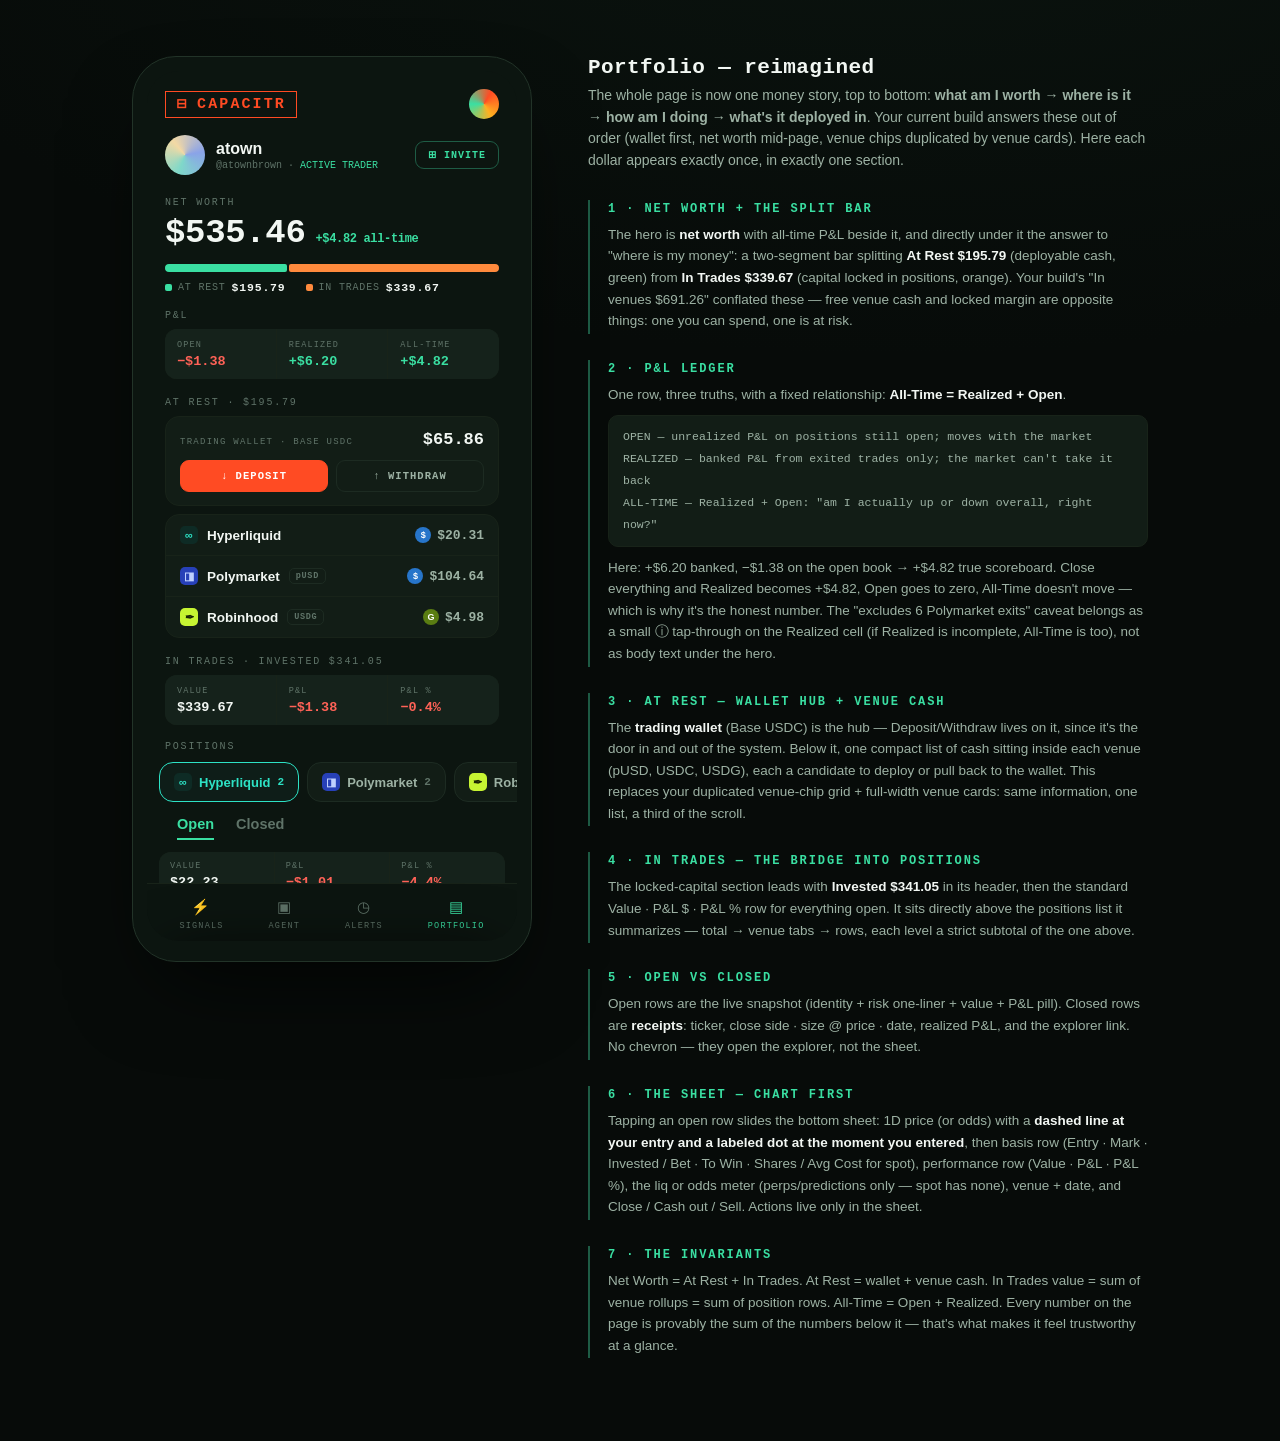
<file: portfolio-redesign/index.html>
<!DOCTYPE html>
<html lang="en">
<head>
<meta charset="UTF-8">
<meta name="viewport" content="width=device-width, initial-scale=1.0">
<title>CAPACITR — Portfolio Redesign</title>
<style>
  :root{
    --page:#070B09;
    --phone:#0C1510;
    --card:#121D16;
    --panel:#0E1711;
    --border:#1D2B22;
    --border-soft:#182319;
    --ink:#F2F7F3;
    --ink-2:#9DB2A4;
    --ink-3:#5F7368;
    --green:#3ADFA2;
    --green-dim:#1E5C45;
    --red:#FF6257;
    --red-deep:#FF4B23;
    --amber:#FFB020;
    --teal:#2DE2C5;
    --mono:"SF Mono", ui-monospace, "Cascadia Mono", "Roboto Mono", Menlo, monospace;
    --sans:-apple-system, "SF Pro Text", "Segoe UI", Inter, Roboto, sans-serif;
  }
  *{margin:0;padding:0;box-sizing:border-box}
  body{background:var(--page);font-family:var(--sans);color:var(--ink);
    background-image:radial-gradient(1100px 500px at 70% -10%, #12251B55, transparent);
    min-height:100vh;}
  .wrap{display:flex;gap:56px;justify-content:center;align-items:flex-start;
    padding:56px 32px;flex-wrap:wrap}

  /* ============ PHONE ============ */
  .phone{width:400px;flex:none;background:var(--phone);border:1px solid #223328;
    border-radius:44px;padding:14px 14px 20px;box-shadow:0 40px 90px -30px #000C;
    position:sticky;top:32px}
  .screen{border-radius:32px;overflow:hidden;background:var(--phone);
    height:870px;position:relative;display:flex;flex-direction:column}
  .content{flex:1;overflow-y:auto;scrollbar-width:none}
  .content::-webkit-scrollbar{display:none}

  .appbar{display:flex;align-items:center;justify-content:space-between;
    padding:18px 18px 14px}
  .wordmark{font-family:var(--mono);font-weight:700;letter-spacing:.14em;
    font-size:15px;color:var(--red-deep);border:1.5px solid var(--red-deep);
    padding:4px 10px;display:inline-flex;gap:8px;align-items:center}
  .wordmark::before{content:"⊟";font-size:13px}
  .avatar{width:30px;height:30px;border-radius:50%;
    background:conic-gradient(from 30deg,#FF4B23,#FFB020,#3ADFA2,#FF4B23)}

  /* ---- portfolio summary ---- */
  .summary{padding:8px 18px 4px}
  .sum-label{font-family:var(--mono);font-size:10px;letter-spacing:.18em;
    color:var(--ink-3);text-transform:uppercase;margin-bottom:8px}
  .sum-grid .cell{padding:11px 12px 10px}
  .sum-grid .v{font-size:16.5px;font-weight:700}
  .sum-sub{display:flex;gap:18px;margin-top:12px}
  .sum-sub div{font-family:var(--mono);font-size:12px;color:var(--ink-2)}
  .sum-sub b{color:var(--ink);font-weight:600}
  .neg{color:var(--red)} .pos{color:var(--green)}

  /* ---- profile ---- */
  .profile{display:flex;align-items:center;gap:11px;padding:2px 18px 14px}
  .pf-avatar{width:40px;height:40px;border-radius:50%;flex:none;
    background:conic-gradient(from 200deg,#7FD8C9,#F3D9A4,#8AA3E8,#7FD8C9)}
  .pf-name{flex:1;min-width:0}
  .pf-handle{font-size:16px;font-weight:800}
  .pf-sub{font-family:var(--mono);font-size:10px;color:var(--ink-3);margin-top:2px}
  .invitebtn{font-family:var(--mono);font-size:10px;font-weight:700;letter-spacing:.1em;
    color:var(--green);border:1.5px solid var(--green-dim);background:transparent;
    border-radius:9px;padding:7px 12px;cursor:pointer}

  /* ---- net worth ---- */
  .networth{font-family:var(--mono);font-size:34px;font-weight:700;line-height:1;
    letter-spacing:-.01em;font-variant-numeric:tabular-nums;display:flex;
    align-items:baseline;gap:10px;flex-wrap:wrap}
  .nw-pnl{font-size:12px;font-weight:600}
  .split-bar{display:flex;gap:2px;height:8px;border-radius:4px;overflow:hidden;
    margin-top:14px}
  .seg{border-radius:2px}
  .seg.rest{background:var(--green)}
  .seg.locked{background:#FF8A3D}
  .split-legend{display:flex;gap:20px;margin-top:9px}
  .split-legend div{font-family:var(--mono);font-size:10px;letter-spacing:.08em;
    color:var(--ink-3);display:flex;align-items:center;gap:6px}
  .split-legend b{color:var(--ink);font-weight:600;font-size:11.5px}
  .dot{width:7px;height:7px;border-radius:2px;display:inline-block}
  .dot.rest{background:var(--green)}
  .dot.locked{background:#FF8A3D}

  /* ---- wallet hub ---- */
  .wallet-card{background:var(--card);border:1px solid var(--border-soft);
    border-radius:14px;padding:13px 14px;margin-bottom:8px}
  .wc-top{display:flex;justify-content:space-between;align-items:baseline}
  .wc-k{font-family:var(--mono);font-size:9px;letter-spacing:.14em;color:var(--ink-3)}
  .wc-v{font-family:var(--mono);font-size:17px;font-weight:700;
    font-variant-numeric:tabular-nums}
  .wc-btns{display:flex;gap:8px;margin-top:11px}
  .wbtn{flex:1;font-family:var(--mono);font-size:10.5px;font-weight:700;
    letter-spacing:.1em;padding:9px 0;border-radius:9px;cursor:pointer;
    background:transparent;border:1.5px solid var(--border);color:var(--ink-2)}
  .wbtn.fill{background:var(--red-deep);border-color:var(--red-deep);color:#FFF}

  /* ---- venue cash rows ---- */
  .vcash{background:var(--card);border:1px solid var(--border-soft);border-radius:14px;
    overflow:hidden}
  .vrow{display:flex;align-items:center;gap:9px;padding:11px 14px;font-size:13.5px;
    font-weight:600;color:var(--ink)}
  .vrow + .vrow{border-top:1px solid var(--border-soft)}
  .vrow .vico{width:18px;height:18px;border-radius:5px;display:inline-flex;
    align-items:center;justify-content:center;font-size:11px;font-weight:800;flex:none}
  .vrow .curr{font-family:var(--mono);font-size:8.5px;color:var(--ink-3);
    border:1px solid var(--border);border-radius:5px;padding:2px 6px;letter-spacing:.08em}
  .vrow .vr{margin-left:auto;font-family:var(--mono);font-size:13px;font-weight:600;
    color:var(--ink-2);display:flex;align-items:center;gap:6px}

  /* ---- venue tabs ---- */
  .vlabel{font-family:var(--mono);font-size:10px;letter-spacing:.18em;
    color:var(--ink-3);text-transform:uppercase;padding:16px 18px 10px}
  .venue-tabs{display:flex;gap:8px;padding:0 12px;overflow-x:auto;scrollbar-width:none}
  .venue-tabs::-webkit-scrollbar{display:none}
  .vtab{display:flex;align-items:center;gap:7px;flex:none;
    background:var(--card);border:1.5px solid var(--border);border-radius:14px;
    color:var(--ink-2);font:inherit;font-size:13px;font-weight:600;
    padding:10px 14px;cursor:pointer;transition:.15s}
  .vtab .vico{width:18px;height:18px;border-radius:5px;display:inline-flex;
    align-items:center;justify-content:center;font-size:11px;font-weight:800}
  .vtab .cnt{font-family:var(--mono);font-size:11px;color:var(--ink-3)}
  .vtab.active{border-color:var(--teal);color:var(--teal);background:#0E1D18}
  .vtab.active .cnt{color:var(--teal)}
  .vico.hl{background:#0E2B25;color:var(--teal)}
  .vico.pm{background:#2740B8;color:#BFD0FF}
  .vico.rh{background:#C6F432;color:#1A2405}

  /* ---- open/closed tabs ---- */
  .oc{display:flex;gap:22px;padding:14px 18px 12px}
  .octab{background:none;border:none;font:inherit;font-size:14.5px;font-weight:650;
    color:var(--ink-3);cursor:pointer;padding:0 0 6px;border-bottom:2px solid transparent}
  .octab.active{color:var(--green);border-bottom-color:var(--green)}

  /* ---- sections/panels ---- */
  .vpanel{padding:0 12px 14px;display:none}
  .vpanel.active{display:block}
  .sec-grid{margin-bottom:10px}
  .sec-grid .v{font-size:14.5px;font-weight:700}
  .avail{display:flex;justify-content:space-between;align-items:center;
    background:#101A14;border:1px solid var(--border-soft);border-radius:12px;
    padding:9px 14px;margin-bottom:4px}
  .avail .l{font-size:13px;color:var(--ink-3)}
  .avail .r{font-family:var(--mono);font-size:13px;font-weight:600;color:var(--ink-2);
    display:flex;align-items:center;gap:6px}
  .coin{width:16px;height:16px;border-radius:50%;color:#fff;font-size:9px;
    font-weight:800;display:inline-flex;align-items:center;justify-content:center;
    font-family:var(--sans)}
  .coin.usdc{background:#2775CA}
  .coin.usdg{background:#5A7D12}

  /* ---- rows ---- */
  .cards{display:flex;flex-direction:column;gap:10px}
  .card{background:var(--card);border:1px solid var(--border-soft);
    border-radius:18px;overflow:hidden}
  .row{display:flex;align-items:center;gap:10px;width:100%;background:none;
    border:none;color:inherit;font:inherit;text-align:left;cursor:pointer;
    padding:13px 14px}
  .row:active{background:#16241B}
  .crow{display:flex;align-items:center;gap:10px;padding:13px 14px}
  .c-logo{width:36px;height:36px;border-radius:50%;flex:none;background:#fff;
    display:flex;align-items:center;justify-content:center;
    font-family:var(--mono);font-size:8px;font-weight:800;color:#E11}
  .c-logo.sp{background:#12305B;color:#8FC1FF;font-size:9px}
  .c-logo.seal{background:#1B2B4B;color:#D8C27A;font-size:14px}
  .c-logo.zec{background:#F4B728;color:#231F20;font-size:13px;font-weight:900}
  .c-logo.nvda{background:#1F3D12;color:#76B900;font-size:7.5px}
  .c-name{min-width:0;flex:1}
  .c-ticker{font-size:15px;font-weight:700;letter-spacing:.02em;
    display:flex;align-items:center;gap:6px;white-space:nowrap;overflow:hidden}
  .c-ticker .q{overflow:hidden;text-overflow:ellipsis}
  .c-meta{font-family:var(--mono);font-size:9.5px;color:var(--ink-3);
    margin-top:3px;letter-spacing:.05em;white-space:nowrap;overflow:hidden;
    text-overflow:ellipsis}
  .chip{font-family:var(--mono);font-size:9px;font-weight:700;letter-spacing:.08em;
    padding:2.5px 7px;border-radius:5px;flex:none}
  .chip.short{background:#3A1512;color:var(--red)}
  .chip.long{background:#0F3327;color:var(--green)}
  .chip.lev{background:#1B2820;color:var(--ink-2);border:1px solid var(--border)}
  .chip.yes{background:#0F3327;color:var(--green)}
  .chip.spot{background:#1B2820;color:var(--ink-2);border:1px solid var(--border)}
  .c-money{text-align:right;flex:none}
  .c-value{font-family:var(--mono);font-size:15px;font-weight:700;
    font-variant-numeric:tabular-nums}
  .pill{display:inline-flex;align-items:center;gap:3px;font-family:var(--mono);
    font-size:10px;font-weight:700;padding:2.5px 8px;border-radius:999px;
    margin-top:4px;font-variant-numeric:tabular-nums}
  .pill.pos{background:#0F3327;color:var(--green);border:1px solid #1E5C45}
  .pill.neg{background:#3A1512;color:var(--red);border:1px solid #6B2119}
  .chev{flex:none;color:var(--ink-3);font-size:14px}
  .explorer{font-family:var(--mono);font-size:9.5px;color:var(--ink-3);margin-top:4px}
  .empty{font-family:var(--mono);font-size:11px;color:var(--ink-3);text-align:center;
    padding:26px 0;letter-spacing:.06em}

  /* ---- shared cells ---- */
  .c-grid{display:grid;grid-template-columns:1fr 1fr 1fr;gap:1px;
    background:var(--border-soft);border-radius:12px;overflow:hidden}
  .cell{background:var(--panel);padding:9px 11px 8px}
  .cell .k{font-family:var(--mono);font-size:8.5px;letter-spacing:.14em;
    color:var(--ink-3);text-transform:uppercase}
  .cell .v{font-family:var(--mono);font-size:12.5px;font-weight:600;margin-top:4px;
    font-variant-numeric:tabular-nums}
  .cell .s{font-family:var(--mono);font-size:9px;color:var(--ink-3);margin-top:2px}
  .cell.hi{background:#15221B}
  .cell.hi .v{font-size:13.5px}

  /* ---- meters ---- */
  .liq,.odds{margin-top:10px;background:var(--panel);border-radius:12px;padding:10px 12px 12px}
  .liq-row,.odds-row{display:flex;justify-content:space-between;align-items:baseline}
  .liq-row .k,.odds-row .k{font-family:var(--mono);font-size:8.5px;letter-spacing:.14em;color:var(--ink-3)}
  .liq-row .v{font-family:var(--mono);font-size:12px;font-weight:600}
  .dist{font-family:var(--mono);font-size:10px;font-weight:700;padding:2px 7px;border-radius:5px}
  .dist.warn{background:#33260C;color:var(--amber)}
  .dist.safe{background:#0F3327;color:var(--green)}
  .track{position:relative;height:6px;border-radius:3px;margin-top:10px;
    background:linear-gradient(90deg,#1E5C45,#8a6a1e 65%,#7c2d22)}
  .track.rev{background:linear-gradient(90deg,#7c2d22,#8a6a1e 35%,#1E5C45)}
  .marker{position:absolute;top:-3px;width:2.5px;height:12px;border-radius:2px;
    background:var(--ink);box-shadow:0 0 0 2px #0E1711}
  .track-labels,.otrack-labels{display:flex;justify-content:space-between;margin-top:6px}
  .track-labels span,.otrack-labels span{font-family:var(--mono);font-size:8.5px;
    letter-spacing:.1em;color:var(--ink-3)}
  .odds-now{font-family:var(--mono);font-size:13px;font-weight:700}
  .odds-entry{font-family:var(--mono);font-size:10px;color:var(--ink-3)}
  .otrack{position:relative;height:6px;border-radius:3px;margin-top:10px;background:#1B2820}
  .ofill{position:absolute;inset:0 auto 0 0;border-radius:3px}
  .ofill.up{background:var(--green)} .ofill.down{background:var(--red)}
  .otick{position:absolute;top:-2px;width:2px;height:10px;background:var(--ink-3);border-radius:2px}

  .c-foot{display:flex;justify-content:space-between;align-items:center;margin-top:12px}
  .venue{font-family:var(--mono);font-size:10px;color:var(--ink-3);letter-spacing:.04em}
  .venue b{color:var(--ink-2);font-weight:600}
  .closebtn{font-family:var(--mono);font-size:10.5px;font-weight:700;letter-spacing:.1em;
    text-transform:uppercase;color:var(--red-deep);border:1.5px solid #7A2A14;
    background:transparent;border-radius:9px;padding:7px 14px;cursor:pointer}
  .closebtn:hover{border-color:var(--red-deep);background:#FF4B2311}

  /* ---- bottom nav ---- */
  .nav{display:flex;justify-content:space-around;padding:14px 10px 10px;
    border-top:1px solid var(--border-soft);background:var(--phone)}
  .nav div{font-family:var(--mono);font-size:8.5px;letter-spacing:.14em;
    color:var(--ink-3);text-align:center}
  .nav div.on{color:var(--green)}
  .nav span{display:block;font-size:15px;margin-bottom:4px}

  /* ============ BOTTOM SHEET ============ */
  .scrim{position:absolute;inset:0;background:rgba(2,6,4,.62);opacity:0;
    pointer-events:none;transition:opacity .28s ease;z-index:5}
  .screen.sheet-open .scrim{opacity:1;pointer-events:auto}
  .sheet{position:absolute;left:0;right:0;bottom:0;height:65%;
    background:#111C15;border-top:1px solid #26382C;
    border-radius:26px 26px 0 0;transform:translateY(103%);
    transition:transform .34s cubic-bezier(.3,.9,.3,1);z-index:6;
    display:flex;flex-direction:column;box-shadow:0 -24px 60px -20px #000C}
  .screen.sheet-open .sheet{transform:translateY(0)}
  .grabber{width:38px;height:4px;border-radius:2px;background:#2C3E32;
    margin:10px auto 2px;flex:none}
  .sheet-head{display:flex;align-items:center;gap:10px;padding:8px 16px 12px;
    border-bottom:1px solid var(--border-soft);flex:none}
  .sheet-head .c-name{flex:1;min-width:0}
  .sheet-x{width:28px;height:28px;border-radius:50%;background:#1B2820;
    color:var(--ink-2);border:none;font-size:12px;cursor:pointer;flex:none}
  .sheet-body{flex:1;overflow-y:auto;padding:13px 16px 18px;scrollbar-width:none}
  .sheet-body::-webkit-scrollbar{display:none}

  /* ---- chart ---- */
  .chart{background:var(--panel);border-radius:12px;padding:11px 12px 6px;margin-bottom:10px}
  .chart-top{display:flex;justify-content:space-between;align-items:center;margin-bottom:6px}
  .chart-top .k{font-family:var(--mono);font-size:8.5px;letter-spacing:.14em;color:var(--ink-3)}
  .tf{display:flex;gap:4px}
  .tf span{font-family:var(--mono);font-size:8.5px;letter-spacing:.08em;color:var(--ink-3);
    padding:3px 7px;border-radius:6px}
  .tf .on{background:#1B2820;color:var(--ink)}
  .chart svg{display:block;width:100%}

  /* ============ ANNOTATIONS ============ */
  .notes{max-width:560px;min-width:340px;flex:1}
  .notes h1{font-family:var(--mono);font-size:21px;letter-spacing:.02em;margin-bottom:6px}
  .notes .sub{color:var(--ink-2);font-size:14px;line-height:1.55;margin-bottom:28px}
  .note{border-left:2px solid var(--green-dim);padding:2px 0 2px 18px;margin-bottom:26px}
  .note h2{font-family:var(--mono);font-size:12px;letter-spacing:.16em;
    text-transform:uppercase;color:var(--green);margin-bottom:8px}
  .note p{color:var(--ink-2);font-size:13.5px;line-height:1.6;margin-bottom:8px}
  .note p:last-child{margin-bottom:0}
  .note b{color:var(--ink);font-weight:600}
  .note .fields{font-family:var(--mono);font-size:11.5px;color:var(--ink-2);
    background:var(--card);border:1px solid var(--border-soft);border-radius:10px;
    padding:10px 14px;line-height:1.9;margin:10px 0}
  .note .fields em{font-style:normal;color:var(--ink-3)}

  @media (max-width:900px){.wrap{padding:24px 12px}.phone{position:static}}
</style>
</head>
<body>
<div class="wrap">

  <!-- ================= PHONE MOCKUP ================= -->
  <div class="phone"><div class="screen" id="screen">

    <div class="content">
      <div class="appbar">
        <span class="wordmark">CAPACITR</span>
        <div class="avatar"></div>
      </div>

      <!-- profile -->
      <div class="profile">
        <div class="pf-avatar"></div>
        <div class="pf-name">
          <div class="pf-handle">atown</div>
          <div class="pf-sub">@atownbrown · <span class="pos" style="font-size:10px">ACTIVE TRADER</span></div>
        </div>
        <button class="invitebtn">⊞ INVITE</button>
      </div>

      <!-- 1 · net worth -->
      <div class="summary">
        <div class="sum-label">Net Worth</div>
        <div class="networth">$535.46 <span class="nw-pnl pos">+$4.82 all-time</span></div>
        <div class="split-bar">
          <span class="seg rest" style="width:36.6%"></span>
          <span class="seg locked" style="width:63.4%"></span>
        </div>
        <div class="split-legend">
          <div><i class="dot rest"></i>AT REST <b>$195.79</b></div>
          <div><i class="dot locked"></i>IN TRADES <b>$339.67</b></div>
        </div>
      </div>

      <!-- 2 · P&L ledger -->
      <div class="summary" style="padding-top:12px">
        <div class="sum-label">P&L</div>
        <div class="c-grid sum-grid">
          <div class="cell hi"><div class="k">Open</div><div class="v neg">−$1.38</div></div>
          <div class="cell hi"><div class="k">Realized</div><div class="v pos">+$6.20</div></div>
          <div class="cell hi"><div class="k">All-Time</div><div class="v pos">+$4.82</div></div>
        </div>
      </div>

      <!-- 3 · at rest: wallet hub + venue cash -->
      <div class="summary" style="padding-top:14px">
        <div class="sum-label">At Rest · $195.79</div>
        <div class="wallet-card">
          <div class="wc-top">
            <span class="wc-k">TRADING WALLET · BASE USDC</span>
            <span class="wc-v">$65.86</span>
          </div>
          <div class="wc-btns">
            <button class="wbtn fill">↓ DEPOSIT</button>
            <button class="wbtn">↑ WITHDRAW</button>
          </div>
        </div>
        <div class="vcash">
          <div class="vrow"><span class="vico hl">∞</span>Hyperliquid
            <span class="vr"><span class="coin usdc">$</span>$20.31</span></div>
          <div class="vrow"><span class="vico pm">◨</span>Polymarket <span class="curr">pUSD</span>
            <span class="vr"><span class="coin usdc">$</span>$104.64</span></div>
          <div class="vrow"><span class="vico rh">✒</span>Robinhood <span class="curr">USDG</span>
            <span class="vr"><span class="coin usdg">G</span>$4.98</span></div>
        </div>
      </div>

      <!-- 4 · in trades bridge -->
      <div class="summary" style="padding-top:14px;padding-bottom:0">
        <div class="sum-label">In Trades · Invested $341.05</div>
        <div class="c-grid sum-grid">
          <div class="cell hi"><div class="k">Value</div><div class="v">$339.67</div></div>
          <div class="cell hi"><div class="k">P&L</div><div class="v neg">−$1.38</div></div>
          <div class="cell hi"><div class="k">P&L %</div><div class="v neg">−0.4%</div></div>
        </div>
      </div>

      <div class="vlabel">Positions</div>
      <div class="venue-tabs">
        <button class="vtab active" data-v="hl"><span class="vico hl">∞</span>Hyperliquid <span class="cnt">2</span></button>
        <button class="vtab" data-v="pm"><span class="vico pm">◨</span>Polymarket <span class="cnt">2</span></button>
        <button class="vtab" data-v="rh"><span class="vico rh">✒</span>Robinhood <span class="cnt">1</span></button>
      </div>

      <!-- ============ HYPERLIQUID ============ -->
      <div class="vpanel active" data-panel="hl">
        <div class="oc">
          <button class="octab active" data-oc="open">Open</button>
          <button class="octab" data-oc="closed">Closed</button>
        </div>
        <div class="oc-open">
          <div class="c-grid sec-grid">
            <div class="cell hi"><div class="k">Value</div><div class="v">$22.23</div></div>
            <div class="cell hi"><div class="k">P&L</div><div class="v neg">−$1.01</div></div>
            <div class="cell hi"><div class="k">P&L %</div><div class="v neg">−4.4%</div></div>
          </div>
          <div class="avail" style="margin-bottom:10px"><span class="l">Available Balance</span>
            <span class="r"><span class="coin usdc">$</span>$20.31</span></div>
          <div class="cards">
            <div class="card"><button class="row" data-pos="sndk">
              <div class="c-logo">SanDisk</div>
              <div class="c-name">
                <div class="c-ticker">SNDK <span class="chip lev">10×</span><span class="chip short">SHORT</span></div>
                <div class="c-meta">LIQ $1,349.10 · 4.18% AWAY</div>
              </div>
              <div class="c-money"><div class="c-value">$19.54</div><div class="pill neg">↓ $0.99</div></div>
              <div class="chev">›</div>
            </button></div>
            <div class="card"><button class="row" data-pos="sp500">
              <div class="c-logo sp">S&P</div>
              <div class="c-name">
                <div class="c-ticker">SP500 <span class="chip lev">20×</span><span class="chip long">LONG</span></div>
                <div class="c-meta">LIQ $7,352.75 · 4.92% AWAY</div>
              </div>
              <div class="c-money"><div class="c-value">$2.69</div><div class="pill neg">↓ $0.02</div></div>
              <div class="chev">›</div>
            </button></div>
          </div>
        </div>
        <div class="oc-closed" hidden>
          <div class="cards">
            <div class="card"><div class="crow">
              <div class="c-name"><div class="c-ticker">CL</div>
                <div class="c-meta">CLOSE LONG · 0.642 @ $81.71 · AUG 11</div></div>
              <div class="c-money"><div class="c-value pos">+$2.42</div>
                <div class="explorer">Explorer ↗</div></div>
            </div></div>
            <div class="card"><div class="crow">
              <div class="c-name"><div class="c-ticker">GOLD</div>
                <div class="c-meta">CLOSE LONG · 0.0094 @ $4,398.00 · AUG 11</div></div>
              <div class="c-money"><div class="c-value pos">+$0.54</div>
                <div class="explorer">Explorer ↗</div></div>
            </div></div>
            <div class="card"><div class="crow">
              <div class="c-name"><div class="c-ticker">MSFT</div>
                <div class="c-meta">CLOSE LONG · 0.021 @ $504.40 · AUG 11</div></div>
              <div class="c-money"><div class="c-value pos">+$0.30</div>
                <div class="explorer">Explorer ↗</div></div>
            </div></div>
          </div>
        </div>
      </div>

      <!-- ============ POLYMARKET ============ -->
      <div class="vpanel" data-panel="pm">
        <div class="oc">
          <button class="octab active" data-oc="open">Open</button>
          <button class="octab" data-oc="closed">Closed</button>
        </div>
        <div class="oc-open">
          <div class="c-grid sec-grid">
            <div class="cell hi"><div class="k">Value</div><div class="v">$67.34</div></div>
            <div class="cell hi"><div class="k">P&L</div><div class="v neg">−$0.30</div></div>
            <div class="cell hi"><div class="k">P&L %</div><div class="v neg">−0.4%</div></div>
          </div>
          <div class="avail" style="margin-bottom:10px"><span class="l">Available Balance</span>
            <span class="r"><span class="coin usdc">$</span>$104.64</span></div>
          <div class="cards">
            <div class="card"><button class="row" data-pos="rubio">
              <div class="c-logo seal">◉</div>
              <div class="c-name">
                <div class="c-ticker"><span class="q">Marco Rubio</span> <span class="chip yes">YES</span></div>
                <div class="c-meta">PRESIDENTIAL ELECTION WINNER 2028 · 13.2%</div>
              </div>
              <div class="c-money"><div class="c-value">$28.47</div><div class="pill pos">↑ $10.67</div></div>
              <div class="chev">›</div>
            </button></div>
            <div class="card"><button class="row" data-pos="zcash">
              <div class="c-logo zec">ⓩ</div>
              <div class="c-name">
                <div class="c-ticker"><span class="q">Zcash $700 by Dec 31?</span> <span class="chip yes">YES</span></div>
                <div class="c-meta">CRYPTO · 43.0%</div>
              </div>
              <div class="c-money"><div class="c-value">$38.87</div><div class="pill neg">↓ $10.97</div></div>
              <div class="chev">›</div>
            </button></div>
          </div>
        </div>
        <div class="oc-closed" hidden>
          <div class="cards">
            <div class="card"><div class="crow">
              <div class="c-name"><div class="c-ticker"><span class="q">S&P 500 best performer 2026?</span></div>
                <div class="c-meta">CASHED OUT YES · 37.3 SH @ 69¢ · AUG 8</div></div>
              <div class="c-money"><div class="c-value pos">+$0.93</div>
                <div class="explorer">Polymarket ↗</div></div>
            </div></div>
          </div>
        </div>
      </div>

      <!-- ============ ROBINHOOD ============ -->
      <div class="vpanel" data-panel="rh">
        <div class="oc">
          <button class="octab active" data-oc="open">Open</button>
          <button class="octab" data-oc="closed">Closed</button>
        </div>
        <div class="oc-open">
          <div class="c-grid sec-grid">
            <div class="cell hi"><div class="k">Value</div><div class="v">$250.10</div></div>
            <div class="cell hi"><div class="k">P&L</div><div class="v neg">−$0.07</div></div>
            <div class="cell hi"><div class="k">P&L %</div><div class="v neg">−0.03%</div></div>
          </div>
          <div class="avail" style="margin-bottom:10px"><span class="l">Available Balance</span>
            <span class="r"><span class="coin usdg">G</span>$4.98 USDG</span></div>
          <div class="cards">
            <div class="card"><button class="row" data-pos="nvda">
              <div class="c-logo nvda">NVIDIA</div>
              <div class="c-name">
                <div class="c-ticker">NVDA <span class="chip spot">SPOT</span></div>
                <div class="c-meta">1.139 SHARES @ $219.64 AVG</div>
              </div>
              <div class="c-money"><div class="c-value">$250.10</div><div class="pill neg">↓ $0.07</div></div>
              <div class="chev">›</div>
            </button></div>
          </div>
        </div>
        <div class="oc-closed" hidden>
          <div class="empty">NO CLOSED POSITIONS YET</div>
        </div>
      </div>
    </div>

    <div class="nav">
      <div><span>⚡</span>SIGNALS</div>
      <div><span>▣</span>AGENT</div>
      <div><span>◷</span>ALERTS</div>
      <div class="on"><span>▤</span>PORTFOLIO</div>
    </div>

    <!-- BOTTOM SHEET -->
    <div class="scrim" id="scrim"></div>
    <div class="sheet" id="sheet">
      <div class="grabber"></div>
      <div class="sheet-head" id="sheet-head"></div>
      <div class="sheet-body" id="sheet-body"></div>
    </div>

  </div></div>

  <!-- ================= ANNOTATIONS ================= -->
  <aside class="notes">
    <h1>Portfolio — reimagined</h1>
    <p class="sub">The whole page is now one money story, top to bottom: <b>what am I worth → where is it → how am I doing → what's it deployed in</b>. Your current build answers these out of order (wallet first, net worth mid-page, venue chips duplicated by venue cards). Here each dollar appears exactly once, in exactly one section.</p>

    <div class="note">
      <h2>1 · Net worth + the split bar</h2>
      <p>The hero is <b>net worth</b> with all-time P&L beside it, and directly under it the answer to "where is my money": a two-segment bar splitting <b>At Rest $195.79</b> (deployable cash, green) from <b>In Trades $339.67</b> (capital locked in positions, orange). Your build's "In venues $691.26" conflated these — free venue cash and locked margin are opposite things: one you can spend, one is at risk.</p>
    </div>

    <div class="note">
      <h2>2 · P&L ledger</h2>
      <p>One row, three truths, with a fixed relationship: <b>All-Time = Realized + Open</b>.</p>
      <div class="fields">OPEN — unrealized P&L on positions still open; moves with the market<br>REALIZED — banked P&L from exited trades only; the market can't take it back<br>ALL-TIME — Realized + Open: "am I actually up or down overall, right now?"</div>
      <p>Here: +$6.20 banked, −$1.38 on the open book → +$4.82 true scoreboard. Close everything and Realized becomes +$4.82, Open goes to zero, All-Time doesn't move — which is why it's the honest number. The "excludes 6 Polymarket exits" caveat belongs as a small ⓘ tap-through on the Realized cell (if Realized is incomplete, All-Time is too), not as body text under the hero.</p>
    </div>

    <div class="note">
      <h2>3 · At Rest — wallet hub + venue cash</h2>
      <p>The <b>trading wallet</b> (Base USDC) is the hub — Deposit/Withdraw lives on it, since it's the door in and out of the system. Below it, one compact list of cash sitting inside each venue (pUSD, USDC, USDG), each a candidate to deploy or pull back to the wallet. This replaces your duplicated venue-chip grid + full-width venue cards: same information, one list, a third of the scroll.</p>
    </div>

    <div class="note">
      <h2>4 · In Trades — the bridge into positions</h2>
      <p>The locked-capital section leads with <b>Invested $341.05</b> in its header, then the standard Value · P&L $ · P&L % row for everything open. It sits directly above the positions list it summarizes — total → venue tabs → rows, each level a strict subtotal of the one above.</p>
    </div>

    <div class="note">
      <h2>5 · Open vs Closed</h2>
      <p>Open rows are the live snapshot (identity + risk one-liner + value + P&L pill). Closed rows are <b>receipts</b>: ticker, close side · size @ price · date, realized P&L, and the explorer link. No chevron — they open the explorer, not the sheet.</p>
    </div>

    <div class="note">
      <h2>6 · The sheet — chart first</h2>
      <p>Tapping an open row slides the bottom sheet: 1D price (or odds) with a <b>dashed line at your entry and a labeled dot at the moment you entered</b>, then basis row (Entry · Mark · Invested / Bet · To Win · Shares / Avg Cost for spot), performance row (Value · P&L · P&L %), the liq or odds meter (perps/predictions only — spot has none), venue + date, and Close / Cash out / Sell. Actions live only in the sheet.</p>
    </div>

    <div class="note">
      <h2>7 · The invariants</h2>
      <p>Net Worth = At Rest + In Trades. At Rest = wallet + venue cash. In Trades value = sum of venue rollups = sum of position rows. All-Time = Open + Realized. Every number on the page is provably the sum of the numbers below it — that's what makes it feel trustworthy at a glance.</p>
    </div>
  </aside>

</div>

<script>
const P = {
  sndk:{
    kind:'perp', logo:'<div class="c-logo">SanDisk</div>',
    title:'SNDK <span class="chip lev">10×</span><span class="chip short">SHORT</span>',
    meta:'HYPERLIQUID · OPENED AUG 6',
    value:'$19.54', pill:'<div class="pill neg">↓ $0.99</div>', pos:false,
    fmt:v=>'$'+v.toFixed(0),
    series:[1259,1263,1271,1266,1274,1280,1287.5,1292,1285,1289,1297,1291,1295],
    entryIdx:6, entryVal:1287.5, entryLabel:'ENTRY $1,287.50',
    body:`
      <div class="c-grid">
        <div class="cell"><div class="k">Entry</div><div class="v">$1,287.50</div></div>
        <div class="cell"><div class="k">Mark</div><div class="v">$1,295.00</div><div class="s neg">+0.58%</div></div>
        <div class="cell"><div class="k">Invested</div><div class="v">$20.53</div><div class="s">size 0.159</div></div>
        <div class="cell hi"><div class="k">Value</div><div class="v">$19.54</div></div>
        <div class="cell hi"><div class="k">P&L</div><div class="v neg">−$0.99</div></div>
        <div class="cell hi"><div class="k">P&L %</div><div class="v neg">−4.80%</div></div>
      </div>
      <div class="liq">
        <div class="liq-row"><span class="k">LIQUIDATION&ensp;<span class="v">$1,349.10</span></span>
          <span class="dist warn">4.18% away</span></div>
        <div class="track"><div class="marker" style="left:12%"></div></div>
        <div class="track-labels"><span>ENTRY 1,287.50</span><span>LIQ 1,349.10</span></div>
      </div>
      <div class="c-foot"><span class="venue">Hyperliquid ↗ · Opened Aug 6</span>
        <button class="closebtn">Close</button></div>`
  },
  sp500:{
    kind:'perp', logo:'<div class="c-logo sp">S&P</div>',
    title:'SP500 <span class="chip lev">20×</span><span class="chip long">LONG</span>',
    meta:'HYPERLIQUID · OPENED AUG 6',
    value:'$2.69', pill:'<div class="pill neg">↓ $0.02</div>', pos:false,
    fmt:v=>'$'+v.toFixed(0),
    series:[7713,7719,7726,7731,7727,7735.4,7742,7737,7729,7734,7732.9],
    entryIdx:5, entryVal:7735.4, entryLabel:'ENTRY $7,735.40',
    body:`
      <div class="c-grid">
        <div class="cell"><div class="k">Entry</div><div class="v">$7,735.40</div></div>
        <div class="cell"><div class="k">Mark</div><div class="v">$7,732.86</div><div class="s neg">−0.03%</div></div>
        <div class="cell"><div class="k">Invested</div><div class="v">$2.71</div><div class="s">size 0.007</div></div>
        <div class="cell hi"><div class="k">Value</div><div class="v">$2.69</div></div>
        <div class="cell hi"><div class="k">P&L</div><div class="v neg">−$0.02</div></div>
        <div class="cell hi"><div class="k">P&L %</div><div class="v neg">−0.7%</div></div>
      </div>
      <div class="liq">
        <div class="liq-row"><span class="k">LIQUIDATION&ensp;<span class="v">$7,352.75</span></span>
          <span class="dist warn">4.92% away</span></div>
        <div class="track rev"><div class="marker" style="left:99%"></div></div>
        <div class="track-labels"><span>LIQ 7,352.75</span><span>ENTRY 7,735.40</span></div>
      </div>
      <div class="c-foot"><span class="venue">Hyperliquid ↗ · Opened Aug 6</span>
        <button class="closebtn">Close</button></div>`
  },
  rubio:{
    kind:'pred', logo:'<div class="c-logo seal">◉</div>',
    title:'<span class="q">Marco Rubio</span> <span class="chip yes">YES</span>',
    meta:'PRESIDENTIAL ELECTION WINNER 2028 · POLYMARKET',
    value:'$28.47', pill:'<div class="pill pos">↑ $10.67</div>', pos:true,
    fmt:v=>v.toFixed(0)+'¢',
    series:[6.8,7.1,7.9,7.5,8.2,9.4,10.8,10.1,11.6,12.4,13.0,13.2],
    entryIdx:4, entryVal:8.2, entryLabel:'ENTRY 8.2¢',
    body:`
      <div class="c-grid">
        <div class="cell"><div class="k">Bet</div><div class="v">$17.80</div><div class="s">@ 8.2¢ avg</div></div>
        <div class="cell"><div class="k">To Win</div><div class="v">$217.32</div><div class="s">if YES resolves</div></div>
        <div class="cell"><div class="k">Shares</div><div class="v">217.3</div></div>
        <div class="cell hi"><div class="k">Value</div><div class="v">$28.47</div></div>
        <div class="cell hi"><div class="k">P&L</div><div class="v pos">+$10.67</div></div>
        <div class="cell hi"><div class="k">P&L %</div><div class="v pos">+59.9%</div></div>
      </div>
      <div class="odds">
        <div class="odds-row"><span class="k">ODDS&ensp;<span class="odds-now pos">13.2%</span></span>
          <span class="odds-entry">entry 8.2¢ → now 13.2¢</span></div>
        <div class="otrack"><div class="ofill up" style="width:13.2%"></div>
          <div class="otick" style="left:8.2%"></div></div>
        <div class="otrack-labels"><span>0%</span><span>RESOLVES AT 100%</span></div>
      </div>
      <div class="c-foot"><span class="venue">Polymarket ↗ · Opened Aug 5</span>
        <button class="closebtn">Cash out</button></div>`
  },
  zcash:{
    kind:'pred', logo:'<div class="c-logo zec">ⓩ</div>',
    title:'<span class="q">Zcash $700 by Dec 31?</span> <span class="chip yes">YES</span>',
    meta:'CRYPTO · POLYMARKET',
    value:'$38.87', pill:'<div class="pill neg">↓ $10.97</div>', pos:false,
    fmt:v=>v.toFixed(0)+'¢',
    series:[58,60.5,57,55.1,52,49,50.5,46,44.5,43.9,43.0],
    entryIdx:3, entryVal:55.1, entryLabel:'ENTRY 55.1¢',
    body:`
      <div class="c-grid">
        <div class="cell"><div class="k">Bet</div><div class="v">$49.84</div><div class="s">@ 55.1¢ avg</div></div>
        <div class="cell"><div class="k">To Win</div><div class="v">$90.39</div><div class="s">if YES resolves</div></div>
        <div class="cell"><div class="k">Shares</div><div class="v">90.4</div></div>
        <div class="cell hi"><div class="k">Value</div><div class="v">$38.87</div></div>
        <div class="cell hi"><div class="k">P&L</div><div class="v neg">−$10.97</div></div>
        <div class="cell hi"><div class="k">P&L %</div><div class="v neg">−22.0%</div></div>
      </div>
      <div class="odds">
        <div class="odds-row"><span class="k">ODDS&ensp;<span class="odds-now neg">43.0%</span></span>
          <span class="odds-entry">entry 55.1¢ → now 43.0¢</span></div>
        <div class="otrack"><div class="ofill down" style="width:43%"></div>
          <div class="otick" style="left:55.1%"></div></div>
        <div class="otrack-labels"><span>0%</span><span>RESOLVES AT 100%</span></div>
      </div>
      <div class="c-foot"><span class="venue">Polymarket ↗ · Opened Aug 4</span>
        <button class="closebtn">Cash out</button></div>`
  },
  nvda:{
    kind:'perp', logo:'<div class="c-logo nvda">NVIDIA</div>',
    title:'NVDA <span class="chip spot">SPOT</span>',
    meta:'ROBINHOOD · BOUGHT AUG 11',
    value:'$250.10', pill:'<div class="pill neg">↓ $0.07</div>', pos:false,
    fmt:v=>'$'+v.toFixed(0),
    series:[216.8,217.5,218.9,219.64,220.8,221.4,220.2,219.1,219.9,219.58],
    entryIdx:3, entryVal:219.64, entryLabel:'ENTRY $219.64',
    body:`
      <div class="c-grid">
        <div class="cell"><div class="k">Avg Cost</div><div class="v">$219.64</div></div>
        <div class="cell"><div class="k">Mark</div><div class="v">$219.58</div><div class="s neg">−0.03%</div></div>
        <div class="cell"><div class="k">Invested</div><div class="v">$250.17</div><div class="s">1.139 shares</div></div>
        <div class="cell hi"><div class="k">Value</div><div class="v">$250.10</div></div>
        <div class="cell hi"><div class="k">P&L</div><div class="v neg">−$0.07</div></div>
        <div class="cell hi"><div class="k">P&L %</div><div class="v neg">−0.03%</div></div>
      </div>
      <div class="c-foot"><span class="venue">Robinhood ↗ · Bought Aug 11</span>
        <button class="closebtn">Sell</button></div>`
  }
};

function chartSVG(p){
  const W=336,H=150,padT=14,padB=18,padL=6,padR=44;
  const s=p.series, n=s.length;
  const min=Math.min(...s), max=Math.max(...s), span=(max-min)||1;
  const lo=min-span*.12, hi=max+span*.12;
  const x=i=>padL+(W-padL-padR)*i/(n-1);
  const y=v=>padT+(H-padT-padB)*(1-(v-lo)/(hi-lo));
  const col = p.pos ? '#3ADFA2' : '#FF6257';
  let path='M'+x(0)+' '+y(s[0]);
  for(let i=1;i<n;i++) path+=' L'+x(i)+' '+y(s[i]);
  const area=path+' L'+x(n-1)+' '+(H-padB)+' L'+x(0)+' '+(H-padB)+' Z';
  const ey=y(p.entryVal), ex=x(p.entryIdx), ly=y(s[n-1]);
  return `<svg viewBox="0 0 ${W} ${H}" xmlns="http://www.w3.org/2000/svg">
    <defs><linearGradient id="g-${ex}-${ey}" x1="0" y1="0" x2="0" y2="1">
      <stop offset="0" stop-color="${col}" stop-opacity=".22"/>
      <stop offset="1" stop-color="${col}" stop-opacity="0"/></linearGradient></defs>
    <line x1="${padL}" y1="${ey}" x2="${W-padR+2}" y2="${ey}" stroke="#5F7368" stroke-width="1" stroke-dasharray="3 4"/>
    <path d="${area}" fill="url(#g-${ex}-${ey})"/>
    <path d="${path}" fill="none" stroke="${col}" stroke-width="2" stroke-linejoin="round" stroke-linecap="round"/>
    <circle cx="${ex}" cy="${ey}" r="4.5" fill="#0E1711" stroke="#F2F7F3" stroke-width="2"/>
    <circle cx="${x(n-1)}" cy="${ly}" r="4" fill="${col}" stroke="#0E1711" stroke-width="2"/>
    <text x="${ex-9}" y="${s[0]>p.entryVal?ey+14:ey-7}" text-anchor="end" font-family="SF Mono,ui-monospace,Menlo,monospace" font-size="8" letter-spacing=".08em" fill="#9DB2A4">${p.entryLabel}</text>
    <text x="${W-padR+8}" y="${ly+3}" font-family="SF Mono,ui-monospace,Menlo,monospace" font-size="8.5" font-weight="700" fill="${col}">${p.fmt(s[n-1])}</text>
    <text x="${W-padR+8}" y="${ey+3}" font-family="SF Mono,ui-monospace,Menlo,monospace" font-size="8" fill="#5F7368">${p.fmt(p.entryVal)}</text>
  </svg>`;
}

const screen=document.getElementById('screen');
function openSheet(id){
  const p=P[id];
  document.getElementById('sheet-head').innerHTML=
    p.logo+
    `<div class="c-name"><div class="c-ticker">${p.title}</div>
     <div class="c-meta">${p.meta}</div></div>
     <div class="c-money"><div class="c-value">${p.value}</div>${p.pill}</div>
     <button class="sheet-x" onclick="closeSheet()">✕</button>`;
  document.getElementById('sheet-body').innerHTML=
    `<div class="chart">
       <div class="chart-top"><span class="k">${p.kind==='perp'?'PRICE':'ODDS'} · 1D</span>
         <div class="tf"><span>1H</span><span class="on">1D</span><span>1W</span><span>MAX</span></div>
       </div>${chartSVG(p)}
     </div>`+p.body;
  screen.classList.add('sheet-open');
}
function closeSheet(){screen.classList.remove('sheet-open')}
document.querySelectorAll('[data-pos]').forEach(b=>
  b.addEventListener('click',()=>openSheet(b.dataset.pos)));
document.getElementById('scrim').addEventListener('click',closeSheet);

/* venue tabs */
document.querySelectorAll('.vtab').forEach(t=>t.addEventListener('click',()=>{
  document.querySelectorAll('.vtab').forEach(x=>x.classList.remove('active'));
  t.classList.add('active');
  document.querySelectorAll('.vpanel').forEach(pn=>
    pn.classList.toggle('active',pn.dataset.panel===t.dataset.v));
}));
/* open/closed tabs (scoped per venue panel) */
document.querySelectorAll('.vpanel').forEach(panel=>{
  panel.querySelectorAll('.octab').forEach(t=>t.addEventListener('click',()=>{
    panel.querySelectorAll('.octab').forEach(x=>x.classList.remove('active'));
    t.classList.add('active');
    panel.querySelector('.oc-open').hidden = t.dataset.oc!=='open';
    panel.querySelector('.oc-closed').hidden = t.dataset.oc!=='closed';
  }));
});
</script>
</body>
</html>
</file>
